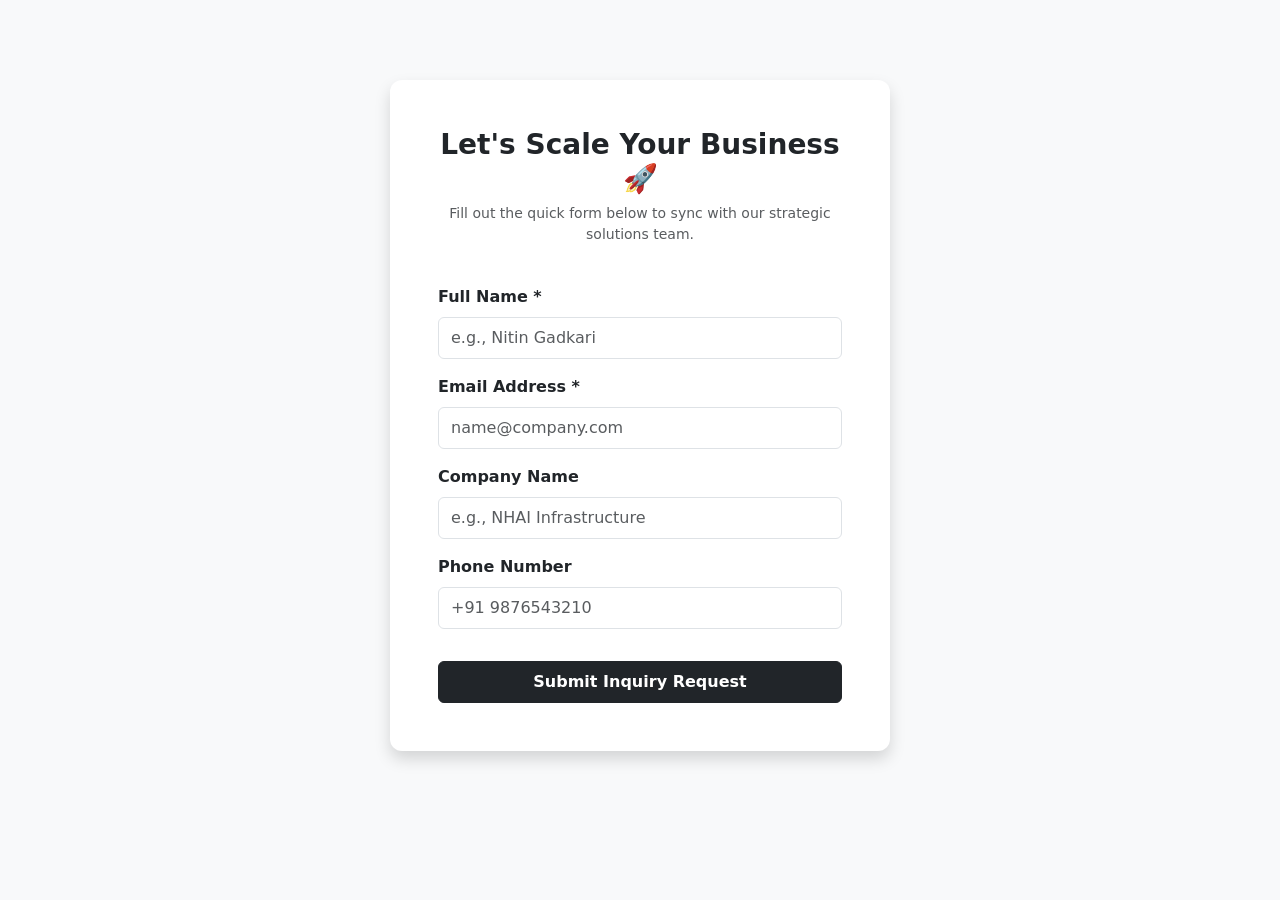
<file: templates/join.html>
<!DOCTYPE html>
<html lang="en">
<head>
    <meta charset="UTF-8">
    <meta name="viewport" content="width=device-width, initial-scale=1.0">
    <title>Request Enterprise Access | Collaboration Portal</title>
    <link href="https://cdn.jsdelivr.net/npm/bootstrap@5.3.3/dist/css/bootstrap.min.css" rel="stylesheet">
    <style>
        body { background: #f8f9fa; font-family: system-ui, -apple-system, sans-serif; }
        .form-card { max-width: 500px; margin: 80px auto; border-radius: 12px; border: none; }
    </style>
</head>
<body>

    <div class="container">
        <div class="card form-card shadow p-4 p-md-5 bg-white">
            <div class="text-center mb-4">
                <h3 class="fw-bold text-dark">Let's Scale Your Business 🚀</h3>
                <p class="text-muted small">Fill out the quick form below to sync with our strategic solutions team.</p>
            </div>
            
            <form id="publicInboundForm">
                <div class="mb-3">
                    <label class="form-label fw-semibold">Full Name *</label>
                    <input type="text" id="leadName" class="form-control py-2" placeholder="e.g., Nitin Gadkari" required>
                </div>
                <div class="mb-3">
                    <label class="form-label fw-semibold">Email Address *</label>
                    <input type="email" id="leadEmail" class="form-control py-2" placeholder="name@company.com" required>
                </div>
                <div class="mb-3">
                    <label class="form-label fw-semibold">Company Name</label>
                    <input type="text" id="leadCompany" class="form-control py-2" placeholder="e.g., NHAI Infrastructure">
                </div>
                <div class="mb-3">
                    <label class="form-label fw-semibold">Phone Number</label>
                    <input type="text" id="leadPhone" class="form-control py-2" placeholder="+91 9876543210">
                </div>
                
                <input type="hidden" id="leadSource" value="Website Landing Page">

                <button type="submit" class="btn btn-dark w-100 py-2 fw-bold mt-3">Submit Inquiry Request</button>
            </form>
            <div id="responseAlert" class="alert mt-3 d-none text-center small" role="alert"></div>
        </div>
    </div>

    <script>
        document.getElementById('publicInboundForm').addEventListener('submit', async function(e) {
            e.preventDefault();
            
            const alertBox = document.getElementById('responseAlert');
            const payload = {
                name: document.getElementById('leadName').value,
                email: document.getElementById('leadEmail').value,
                company: document.getElementById('leadCompany').value,
                phone: document.getElementById('leadPhone').value,
                source: document.getElementById('leadSource').value
            };

            try {
                const response = await fetch('/api/webhook/lead', {
                    method: 'POST',
                    headers: { 'Content-Type': 'application/json' },
                    body: JSON.stringify(payload)
                });
                
                const result = await response.json();
                alertBox.classList.remove('d-none', 'alert-success', 'alert-danger');
                
                if (result.status === 'success') {
                    alertBox.classList.add('alert-success');
                    alertBox.innerText = result.message;
                    document.getElementById('publicInboundForm').reset();
                } else {
                    alertBox.classList.add('alert-danger');
                    alertBox.innerText = "Submission Error: " + result.message;
                }
            } catch (error) {
                alertBox.classList.remove('d-none');
                alertBox.classList.add('alert-danger');
                alertBox.innerText = "Network pipeline error connecting to server.";
            }
        });
    </script>
</body>
</html>
</file>
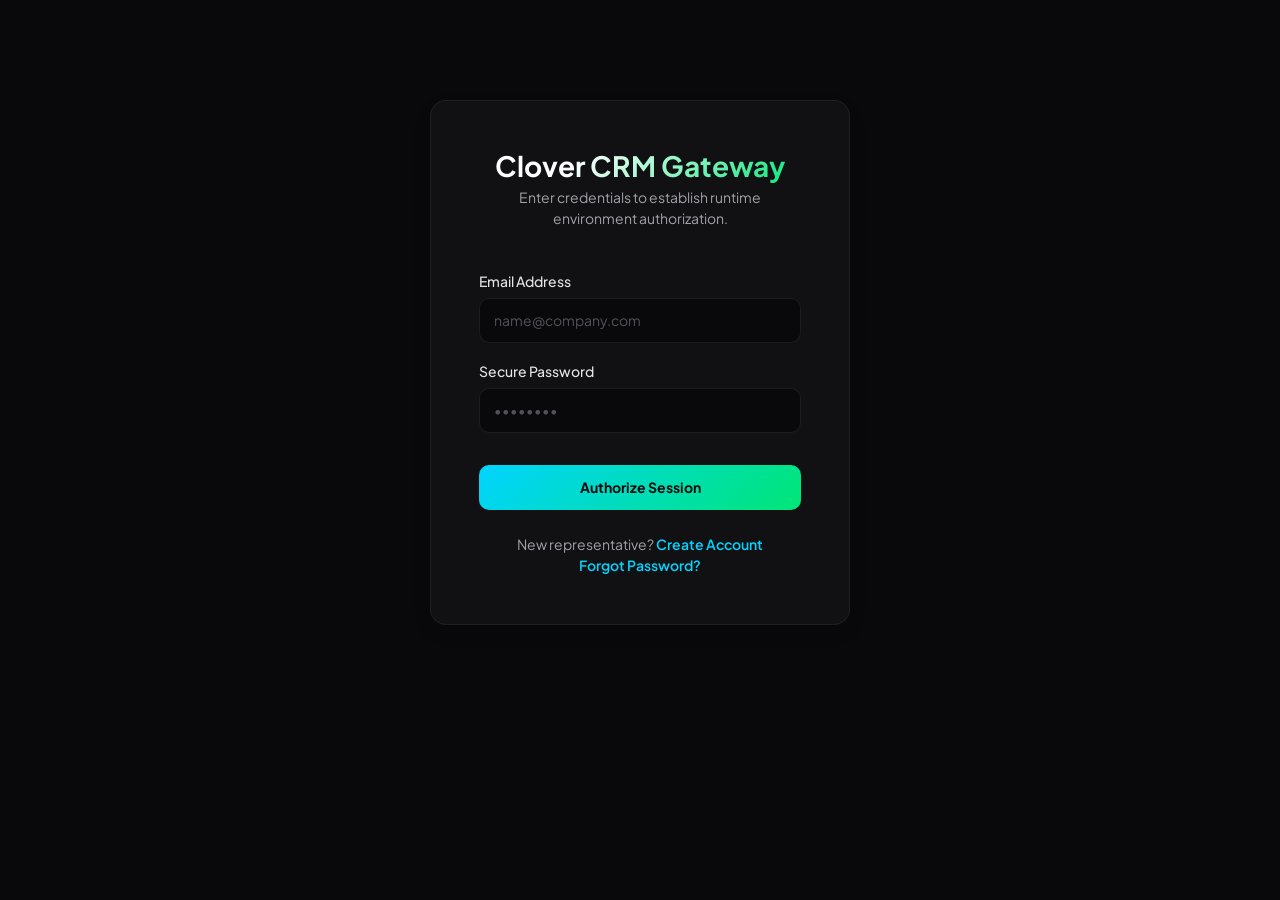
<file: templates/login.html>
<!DOCTYPE html>
<html lang="en">
<head>
    <meta charset="UTF-8">
    <meta name="viewport" content="width=device-width, initial-scale=1.0">
    <title>Clover CRM | Terminal Gateway</title>
    <link href="https://cdn.jsdelivr.net/npm/bootstrap@5.3.3/dist/css/bootstrap.min.css" rel="stylesheet">
    <style>
        @import url('https://fonts.googleapis.com/css2?family=Plus+Jakarta+Sans:wght@300;400;500;600;700&display=swap');
        
        body { 
            background: #09090B; 
            font-family: 'Plus Jakarta Sans', sans-serif; 
            color: #FFFFFF; 
            margin: 0;
            padding: 0;
        }
        .auth-card { 
            max-width: 420px; 
            margin: 100px auto; 
            background: #111113; 
            border: 1px solid rgba(255, 255, 255, 0.06); 
            border-radius: 16px; 
            box-shadow: 0 20px 40px rgba(0, 0, 0, 0.5);
            backdrop-filter: blur(16px);
        }
        .form-label {
            color: #E4E4E7 !important;
            font-weight: 500;
            margin-bottom: 6px;
        }
        .text-muted {
            color: #A1A1AA !important;
        }
        .form-control { 
            background: #09090B; 
            border: 1px solid rgba(255, 255, 255, 0.08); 
            color: #FFFFFF; 
            border-radius: 10px;
            padding: 11px 14px;
            font-size: 14px;
        }
        .form-control:focus { 
            background: #09090B; 
            border-color: #00D4FF; 
            color: #FFFFFF; 
            box-shadow: 0 0 10px rgba(0, 212, 255, 0.15); 
        }
        .form-control::placeholder {
            color: #52525B !important;
        }
        .btn-success {
            background: linear-gradient(135deg, #00D4FF 0%, #00E676 100%);
            border: none;
            color: #09090B;
            border-radius: 10px;
            padding: 12px;
            font-size: 14px;
            transition: all 0.2s;
        }
        .btn-success:hover {
            transform: translateY(-1px);
            box-shadow: 0 6px 16px rgba(0, 230, 118, 0.25);
            background: linear-gradient(135deg, #00D4FF 0%, #00E676 100%);
            color: #09090B;
        }
        .btn-success:active {
            transform: translateY(0);
        }
        .text-success-gradient {
            background: linear-gradient(135deg, #FFFFFF 30%, #00E676 100%);
            -webkit-background-clip: text;
            -webkit-text-fill-color: transparent;
            font-weight: 700;
        }
        .link-accent {
            color: #00D4FF !important;
            text-decoration: none;
            font-weight: 600;
        }
        .link-accent:hover {
            color: #00E676 !important;
            text-decoration: underline !important;
        }
    </style>
</head>
<body>
    <div class="container">
        <div class="card auth-card shadow p-4 p-md-5 text-white">
            <div class="text-center mb-4">
                <h3 class="fw-bold text-success-gradient mb-1">Clover CRM Gateway</h3>
                <p class="text-muted small">Enter credentials to establish runtime environment authorization.</p>
            </div>
            
            <form id="loginForm">
                <div class="mb-3">
                    <label class="form-label small">Email Address</label>
                    <input type="email" id="email" class="form-control" placeholder="name@company.com" required>
                </div>
                <div class="mb-3">
                    <label class="form-label small">Secure Password</label>
                    <input type="password" id="password" class="form-control" placeholder="••••••••" required>
                </div>
                <button type="submit" class="btn btn-success w-100 fw-bold mt-3">Authorize Session</button>
            </form>
            <div id="alertBox" class="alert mt-3 d-none text-center small" role="alert"></div>
            <p class="text-center small text-muted mt-4 mb-0">New representative? <a href="/signup" class="link-accent">Create Account</a></p>
            <p class="text-center small mb-0"><a href="/reset-password" class="link-accent">Forgot Password?</a></p>
        </div>
    </div>

    <script>
        document.getElementById('loginForm').addEventListener('submit', async function(e) {
            e.preventDefault();
            const alertBox = document.getElementById('alertBox');
            const payload = {
                email: document.getElementById('email').value,
                password: document.getElementById('password').value
            };

            const res = await fetch('/login', {
                method: 'POST',
                headers: { 'Content-Type': 'application/json' },
                body: JSON.stringify(payload)
            });
            const result = await res.json();
            alertBox.classList.remove('d-none', 'alert-success', 'alert-danger');
            
            if (result.status === 'success') {
                alertBox.classList.add('alert-success');
                alertBox.innerText = "Access granted! Syncing data arrays...";
                setTimeout(() => window.location.href = '/', 1000);
            } else {
                alertBox.classList.add('alert-danger');
                alertBox.innerText = result.message;
            }
        });
    </script>
</body>
</html>
</file>
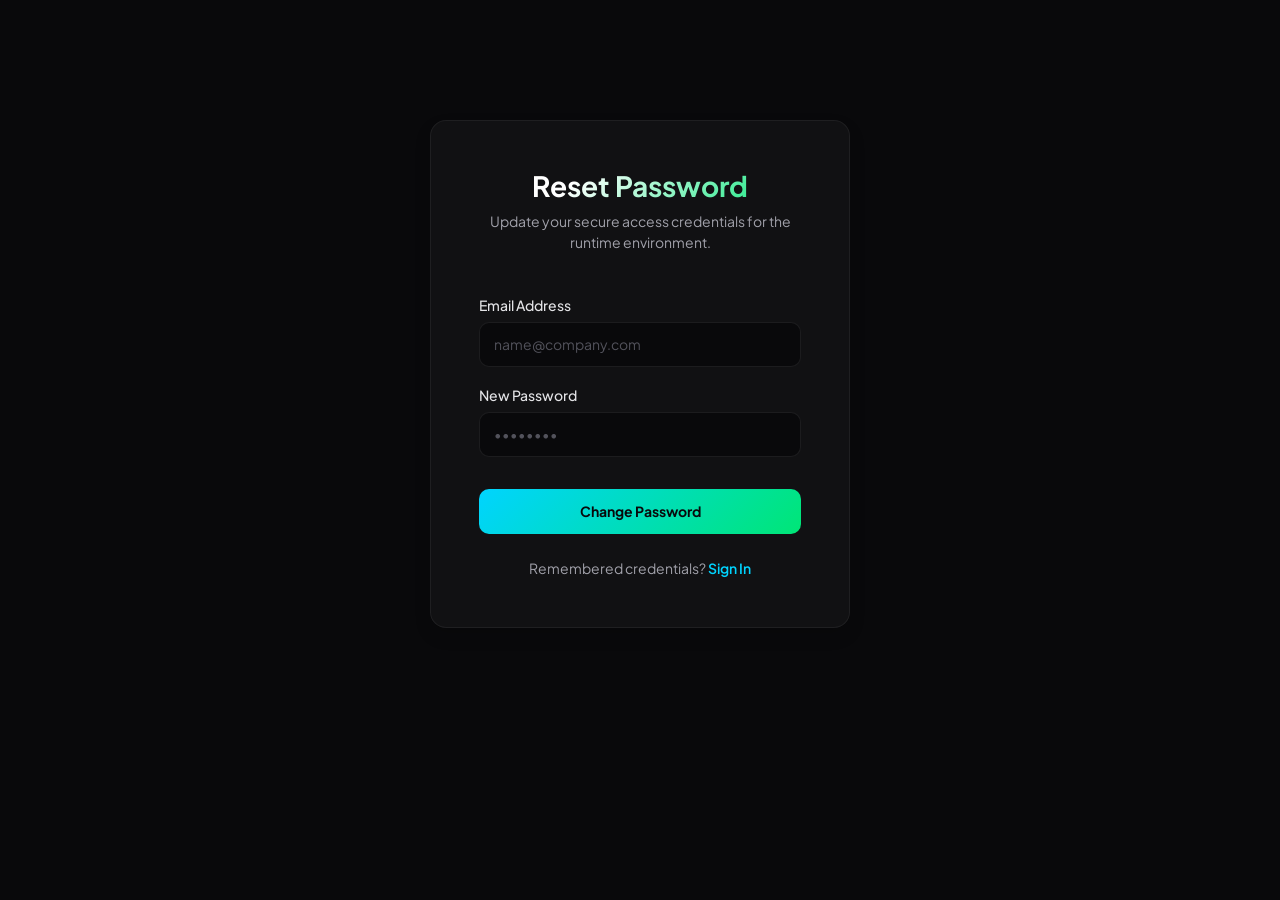
<file: templates/reset_password.html>
<!DOCTYPE html>
<html lang="en">
<head>
    <meta charset="UTF-8">
    <meta name="viewport" content="width=device-width, initial-scale=1.0">
    <title>Clover CRM | Reset Password</title>
    <link href="https://cdn.jsdelivr.net/npm/bootstrap@5.3.3/dist/css/bootstrap.min.css" rel="stylesheet">
    <style>
        @import url('https://fonts.googleapis.com/css2?family=Plus+Jakarta+Sans:wght@300;400;500;600;700&display=swap');
        
        body { 
            background: #09090B; 
            font-family: 'Plus Jakarta Sans', sans-serif; 
            color: #FFFFFF; 
            margin: 0;
            padding: 0;
        }
        .auth-card { 
            max-width: 420px; 
            margin: 120px auto; 
            background: #111113; 
            border: 1px solid rgba(255, 255, 255, 0.06); 
            border-radius: 16px; 
            box-shadow: 0 20px 40px rgba(0, 0, 0, 0.5);
            backdrop-filter: blur(16px);
        }
        .form-label {
            color: #E4E4E7 !important;
            font-weight: 500;
            margin-bottom: 6px;
        }
        .text-muted {
            color: #A1A1AA !important;
        }
        .form-control { 
            background: #09090B; 
            border: 1px solid rgba(255, 255, 255, 0.08); 
            color: #FFFFFF; 
            border-radius: 10px;
            padding: 11px 14px;
            font-size: 14px;
        }
        .form-control:focus { 
            background: #09090B; 
            border-color: #00D4FF; 
            color: #FFFFFF; 
            box-shadow: 0 0 10px rgba(0, 212, 255, 0.15); 
        }
        .form-control::placeholder {
            color: #52525B !important;
        }
        .btn-success {
            background: linear-gradient(135deg, #00D4FF 0%, #00E676 100%);
            border: none;
            color: #09090B;
            border-radius: 10px;
            padding: 12px;
            font-size: 14px;
            transition: all 0.2s;
        }
        .btn-success:hover {
            transform: translateY(-1px);
            box-shadow: 0 6px 16px rgba(0, 230, 118, 0.25);
            background: linear-gradient(135deg, #00D4FF 0%, #00E676 100%);
            color: #09090B;
        }
        .btn-success:active {
            transform: translateY(0);
        }
        .text-success-gradient {
            background: linear-gradient(135deg, #FFFFFF 30%, #00E676 100%);
            -webkit-background-clip: text;
            -webkit-text-fill-color: transparent;
            font-weight: 700;
        }
        .link-accent {
            color: #00D4FF !important;
            text-decoration: none;
            font-weight: 600;
        }
        .link-accent:hover {
            color: #00E676 !important;
            text-decoration: underline !important;
        }
    </style>
</head>
<body>
    <div class="container">
        <div class="card auth-card shadow p-4 p-md-5 text-white">
            <div class="text-center mb-4">
                <h3 class="fw-bold text-success-gradient mb-2">Reset Password</h3>
                <p class="text-muted small">Update your secure access credentials for the runtime environment.</p>
            </div>
            
            <form id="resetForm">
                <div class="mb-3">
                    <label class="form-label small">Email Address</label>
                    <input type="email" id="email" class="form-control" placeholder="name@company.com" required>
                </div>
                <div class="mb-3">
                    <label class="form-label small">New Password</label>
                    <input type="password" id="password" class="form-control" placeholder="••••••••" required>
                </div>
                <button type="submit" class="btn btn-success w-100 fw-bold mt-3">Change Password</button>
            </form>
            <div id="alertBox" class="alert mt-3 d-none text-center small" role="alert"></div>
            <p class="text-center small text-muted mt-4 mb-0">Remembered credentials? <a href="/login" class="link-accent">Sign In</a></p>
        </div>
    </div>

    <script>
        document.getElementById('resetForm').addEventListener('submit', async function(e) {
            e.preventDefault();
            const alertBox = document.getElementById('alertBox');
            const payload = {
                email: document.getElementById('email').value,
                password: document.getElementById('password').value
            };

            const res = await fetch('/reset-password', {
                method: 'POST',
                headers: { 'Content-Type': 'application/json' },
                body: JSON.stringify(payload)
            });
            const result = await res.json();
            alertBox.classList.remove('d-none', 'alert-success', 'alert-danger');
            
            if (result.status === 'success') {
                alertBox.classList.add('alert-success');
                alertBox.innerText = result.message;
                setTimeout(() => window.location.href = '/login', 1500);
            } else {
                alertBox.classList.add('alert-danger');
                alertBox.innerText = result.message;
            }
        });
    </script>
</body>
</html>
</file>
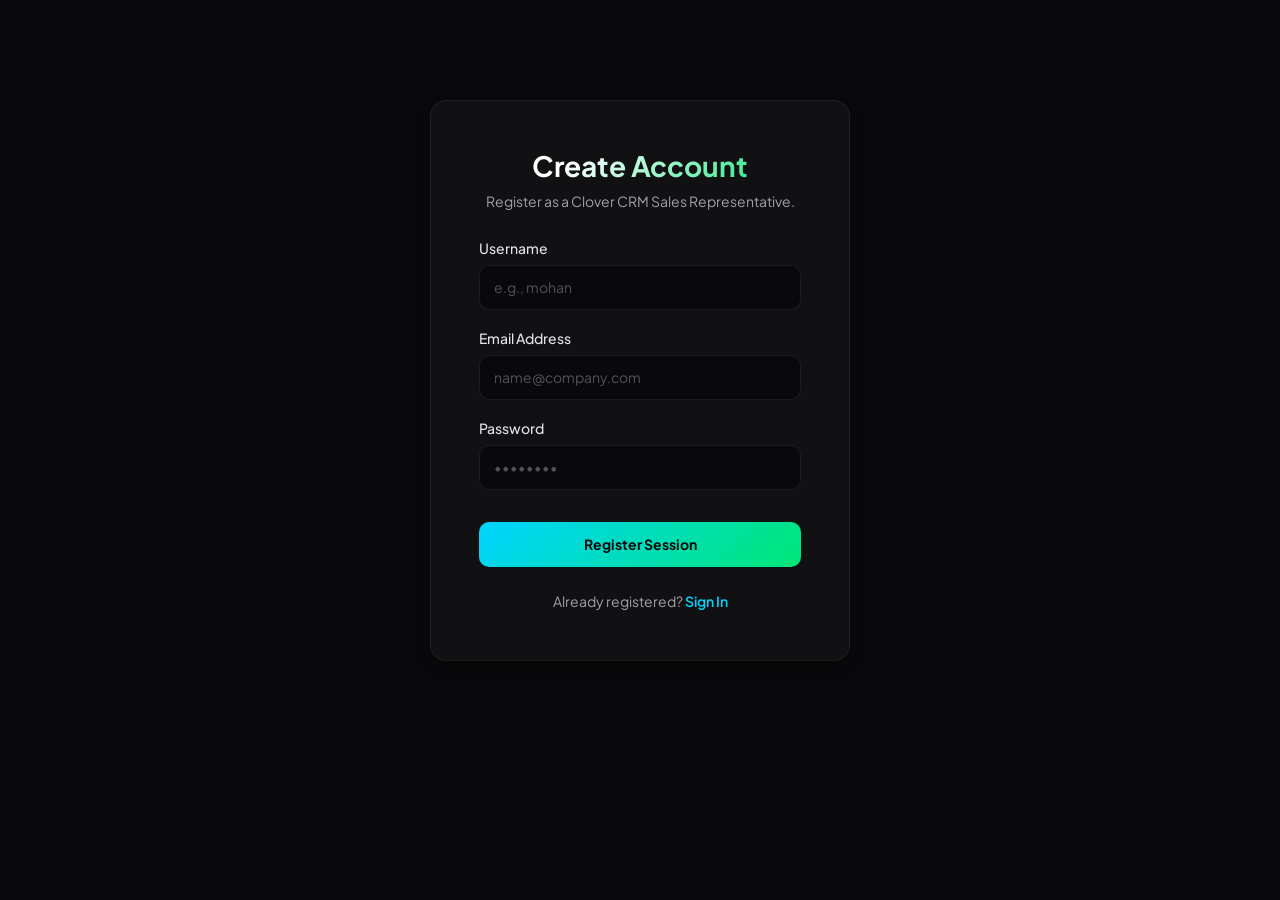
<file: templates/signup.html>
<!DOCTYPE html>
<html lang="en">
<head>
    <meta charset="UTF-8">
    <meta name="viewport" content="width=device-width, initial-scale=1.0">
    <title>Clover CRM | Register Representative</title>
    <link href="https://cdn.jsdelivr.net/npm/bootstrap@5.3.3/dist/css/bootstrap.min.css" rel="stylesheet">
    <style>
        @import url('https://fonts.googleapis.com/css2?family=Plus+Jakarta+Sans:wght@300;400;500;600;700&display=swap');
        
        body { 
            background: #09090B; 
            font-family: 'Plus Jakarta Sans', sans-serif; 
            color: #FFFFFF; 
            margin: 0;
            padding: 0;
        }
        .auth-card { 
            max-width: 420px; 
            margin: 100px auto; 
            background: #111113; 
            border: 1px solid rgba(255, 255, 255, 0.06); 
            border-radius: 16px; 
            box-shadow: 0 20px 40px rgba(0, 0, 0, 0.5);
            backdrop-filter: blur(16px);
        }
        .form-label {
            color: #E4E4E7 !important;
            font-weight: 500;
            margin-bottom: 6px;
        }
        .text-muted {
            color: #A1A1AA !important;
        }
        .form-control { 
            background: #09090B; 
            border: 1px solid rgba(255, 255, 255, 0.08); 
            color: #FFFFFF; 
            border-radius: 10px;
            padding: 11px 14px;
            font-size: 14px;
        }
        .form-control:focus { 
            background: #09090B; 
            border-color: #00D4FF; 
            color: #FFFFFF; 
            box-shadow: 0 0 10px rgba(0, 212, 255, 0.15); 
        }
        .form-control::placeholder {
            color: #52525B !important;
        }
        .btn-success {
            background: linear-gradient(135deg, #00D4FF 0%, #00E676 100%);
            border: none;
            color: #09090B;
            border-radius: 10px;
            padding: 12px;
            font-size: 14px;
            transition: all 0.2s;
        }
        .btn-success:hover {
            transform: translateY(-1px);
            box-shadow: 0 6px 16px rgba(0, 230, 118, 0.25);
            background: linear-gradient(135deg, #00D4FF 0%, #00E676 100%);
            color: #09090B;
        }
        .btn-success:active {
            transform: translateY(0);
        }
        .text-success-gradient {
            background: linear-gradient(135deg, #FFFFFF 30%, #00E676 100%);
            -webkit-background-clip: text;
            -webkit-text-fill-color: transparent;
            font-weight: 700;
        }
        .link-accent {
            color: #00D4FF !important;
            text-decoration: none;
            font-weight: 600;
        }
        .link-accent:hover {
            color: #00E676 !important;
            text-decoration: underline !important;
        }
    </style>
</head>
<body>
    <div class="container">
        <div class="card auth-card shadow p-4 p-md-5 text-white">
            <h3 class="fw-bold text-center text-success-gradient mb-2">Create Account</h3>
            <p class="text-muted small text-center mb-4">Register as a Clover CRM Sales Representative.</p>
            
            <form id="signupForm">
                <div class="mb-3">
                    <label class="form-label small">Username</label>
                    <input type="text" id="username" class="form-control" placeholder="e.g., mohan" required>
                </div>
                <div class="mb-3">
                    <label class="form-label small">Email Address</label>
                    <input type="email" id="email" class="form-control" placeholder="name@company.com" required>
                </div>
                <div class="mb-3">
                    <label class="form-label small">Password</label>
                    <input type="password" id="password" class="form-control" placeholder="••••••••" required>
                </div>
                <button type="submit" class="btn btn-success w-100 fw-bold mt-3">Register Session</button>
            </form>
            <div id="alertBox" class="alert mt-3 d-none text-center small" role="alert"></div>
            <p class="text-center small text-muted mt-4 mb-0">Already registered? <a href="/login" class="link-accent">Sign In</a></p>
        </div>
    </div>

    <script>
        document.getElementById('signupForm').addEventListener('submit', async function(e) {
            e.preventDefault();
            const alertBox = document.getElementById('alertBox');
            const payload = {
                username: document.getElementById('username').value,
                email: document.getElementById('email').value,
                password: document.getElementById('password').value
            };

            const res = await fetch('/signup', {
                method: 'POST',
                headers: { 'Content-Type': 'application/json' },
                body: JSON.stringify(payload)
            });
            const result = await res.json();
            alertBox.classList.remove('d-none', 'alert-success', 'alert-danger');
            
            if (result.status === 'success') {
                alertBox.classList.add('alert-success');
                alertBox.innerText = result.message;
                setTimeout(() => window.location.href = '/login', 1500);
            } else {
                alertBox.classList.add('alert-danger');
                alertBox.innerText = result.message;
            }
        });
    </script>
</body>
</html>
</file>
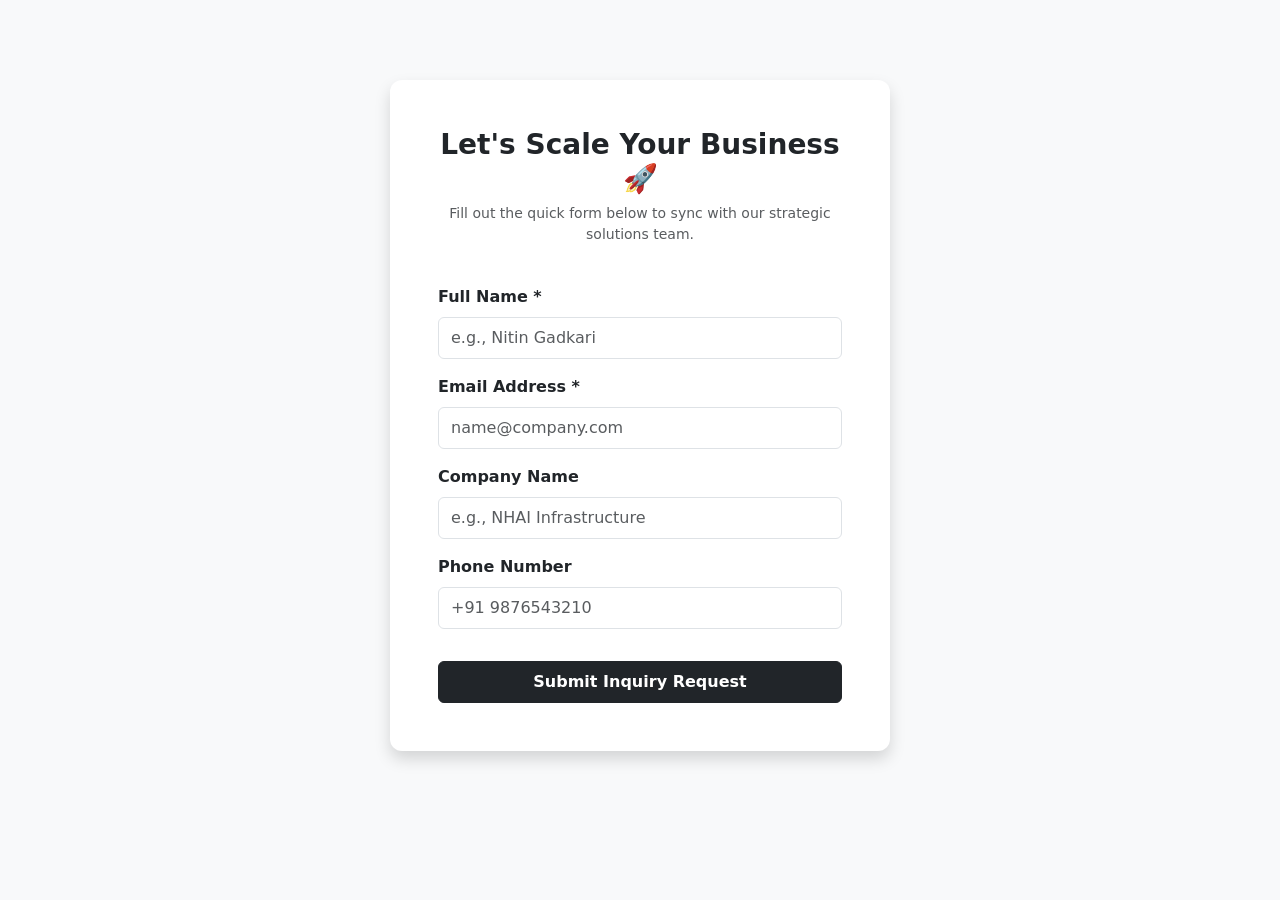
<file: frontend/templates/join.html>
<!DOCTYPE html>
<html lang="en">
<head>
    <script>const API_BASE_URL = window.location.hostname === 'localhost' || window.location.hostname === '127.0.0.1' ? window.location.protocol + "//" + window.location.hostname + ":5000" : "";</script>
    <meta charset="UTF-8">
    <meta name="viewport" content="width=device-width, initial-scale=1.0">
    <title>Request Enterprise Access | Collaboration Portal</title>
    <link href="https://cdn.jsdelivr.net/npm/bootstrap@5.3.3/dist/css/bootstrap.min.css" rel="stylesheet">
    <style>
        body { background: #f8f9fa; font-family: system-ui, -apple-system, sans-serif; }
        .form-card { max-width: 500px; margin: 80px auto; border-radius: 12px; border: none; }
    </style>
</head>
<body>

    <div class="container">
        <div class="card form-card shadow p-4 p-md-5 bg-white">
            <div class="text-center mb-4">
                <h3 class="fw-bold text-dark">Let's Scale Your Business 🚀</h3>
                <p class="text-muted small">Fill out the quick form below to sync with our strategic solutions team.</p>
            </div>
            
            <form id="publicInboundForm">
                <div class="mb-3">
                    <label class="form-label fw-semibold">Full Name *</label>
                    <input type="text" id="leadName" class="form-control py-2" placeholder="e.g., Nitin Gadkari" required>
                </div>
                <div class="mb-3">
                    <label class="form-label fw-semibold">Email Address *</label>
                    <input type="email" id="leadEmail" class="form-control py-2" placeholder="name@company.com" required>
                </div>
                <div class="mb-3">
                    <label class="form-label fw-semibold">Company Name</label>
                    <input type="text" id="leadCompany" class="form-control py-2" placeholder="e.g., NHAI Infrastructure">
                </div>
                <div class="mb-3">
                    <label class="form-label fw-semibold">Phone Number</label>
                    <input type="text" id="leadPhone" class="form-control py-2" placeholder="+91 9876543210">
                </div>
                
                <input type="hidden" id="leadSource" value="Website Landing Page">

                <button type="submit" class="btn btn-dark w-100 py-2 fw-bold mt-3">Submit Inquiry Request</button>
            </form>
            <div id="responseAlert" class="alert mt-3 d-none text-center small" role="alert"></div>
        </div>
    </div>

    <script>
        document.getElementById('publicInboundForm').addEventListener('submit', async function(e) {
            e.preventDefault();
            
            const alertBox = document.getElementById('responseAlert');
            const payload = {
                name: document.getElementById('leadName').value,
                email: document.getElementById('leadEmail').value,
                company: document.getElementById('leadCompany').value,
                phone: document.getElementById('leadPhone').value,
                source: document.getElementById('leadSource').value
            };

            try {
                const response = await fetch(API_BASE_URL + '/api/webhook/lead', {
                credentials: 'include',
                    method: 'POST',
                    headers: { 'Content-Type': 'application/json' },
                    body: JSON.stringify(payload, {credentials: 'include'})
                });
                
                const result = await response.json();
                alertBox.classList.remove('d-none', 'alert-success', 'alert-danger');
                
                if (result.status === 'success') {
                    alertBox.classList.add('alert-success');
                    alertBox.innerText = result.message;
                    document.getElementById('publicInboundForm').reset();
                } else {
                    alertBox.classList.add('alert-danger');
                    alertBox.innerText = "Submission Error: " + result.message;
                }
            } catch (error) {
                alertBox.classList.remove('d-none');
                alertBox.classList.add('alert-danger');
                alertBox.innerText = "Network pipeline error connecting to server.";
            }
        });
    </script>
</body>
</html>
</file>
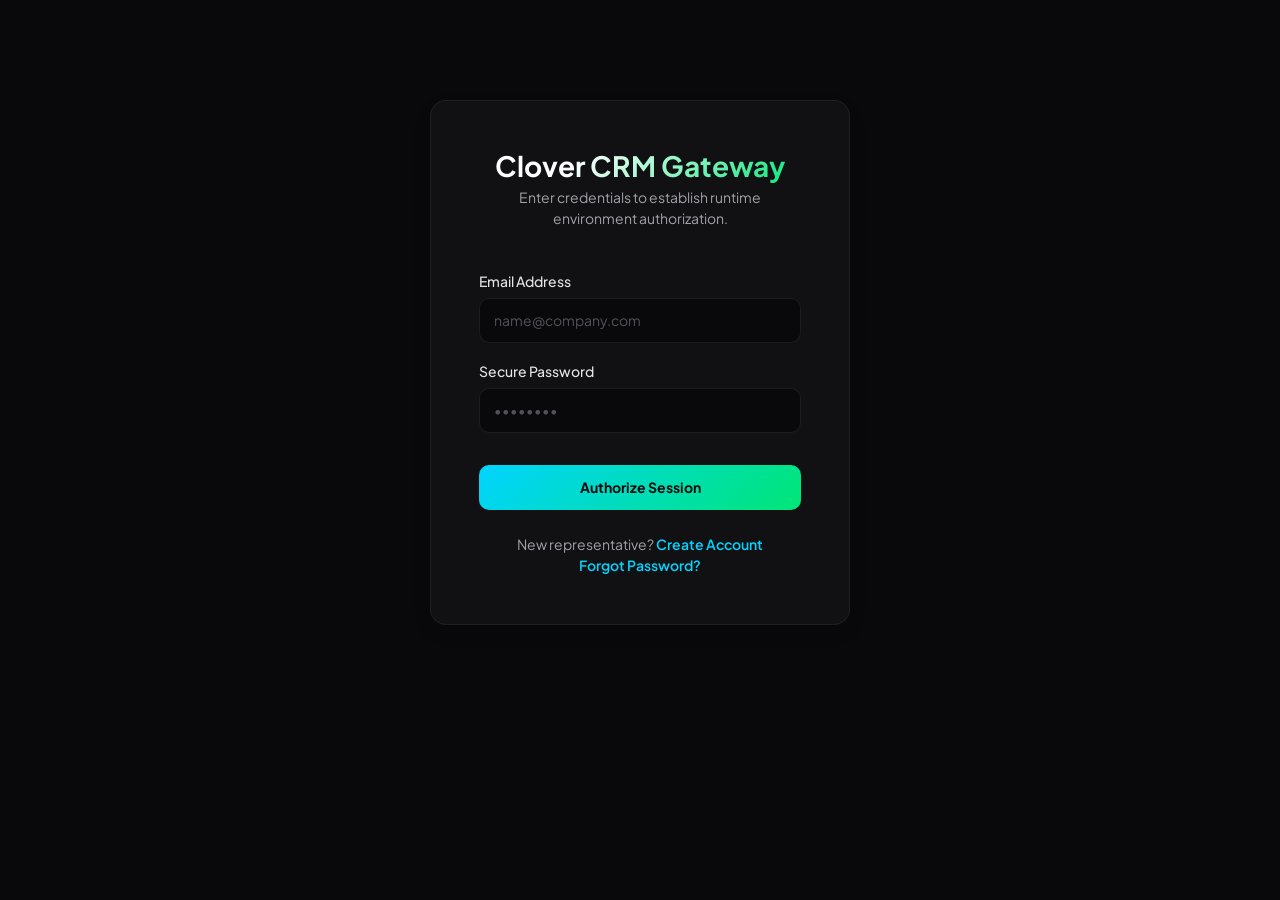
<file: frontend/templates/login.html>
<!DOCTYPE html>
<html lang="en">
<head>
    <script>const API_BASE_URL = window.location.hostname === 'localhost' || window.location.hostname === '127.0.0.1' ? window.location.protocol + "//" + window.location.hostname + ":5000" : "";</script>
    <meta charset="UTF-8">
    <meta name="viewport" content="width=device-width, initial-scale=1.0">
    <title>Clover CRM | Terminal Gateway</title>
    <link href="https://cdn.jsdelivr.net/npm/bootstrap@5.3.3/dist/css/bootstrap.min.css" rel="stylesheet">
    <style>
        @import url('https://fonts.googleapis.com/css2?family=Plus+Jakarta+Sans:wght@300;400;500;600;700&display=swap');
        
        body { 
            background: #09090B; 
            font-family: 'Plus Jakarta Sans', sans-serif; 
            color: #FFFFFF; 
            margin: 0;
            padding: 0;
        }
        .auth-card { 
            max-width: 420px; 
            margin: 100px auto; 
            background: #111113; 
            border: 1px solid rgba(255, 255, 255, 0.06); 
            border-radius: 16px; 
            box-shadow: 0 20px 40px rgba(0, 0, 0, 0.5);
            backdrop-filter: blur(16px);
        }
        .form-label {
            color: #E4E4E7 !important;
            font-weight: 500;
            margin-bottom: 6px;
        }
        .text-muted {
            color: #A1A1AA !important;
        }
        .form-control { 
            background: #09090B; 
            border: 1px solid rgba(255, 255, 255, 0.08); 
            color: #FFFFFF; 
            border-radius: 10px;
            padding: 11px 14px;
            font-size: 14px;
        }
        .form-control:focus { 
            background: #09090B; 
            border-color: #00D4FF; 
            color: #FFFFFF; 
            box-shadow: 0 0 10px rgba(0, 212, 255, 0.15); 
        }
        .form-control::placeholder {
            color: #52525B !important;
        }
        .btn-success {
            background: linear-gradient(135deg, #00D4FF 0%, #00E676 100%);
            border: none;
            color: #09090B;
            border-radius: 10px;
            padding: 12px;
            font-size: 14px;
            transition: all 0.2s;
        }
        .btn-success:hover {
            transform: translateY(-1px);
            box-shadow: 0 6px 16px rgba(0, 230, 118, 0.25);
            background: linear-gradient(135deg, #00D4FF 0%, #00E676 100%);
            color: #09090B;
        }
        .btn-success:active {
            transform: translateY(0);
        }
        .text-success-gradient {
            background: linear-gradient(135deg, #FFFFFF 30%, #00E676 100%);
            -webkit-background-clip: text;
            -webkit-text-fill-color: transparent;
            font-weight: 700;
        }
        .link-accent {
            color: #00D4FF !important;
            text-decoration: none;
            font-weight: 600;
        }
        .link-accent:hover {
            color: #00E676 !important;
            text-decoration: underline !important;
        }
    </style>
</head>
<body>
    <div class="container">
        <div class="card auth-card shadow p-4 p-md-5 text-white">
            <div class="text-center mb-4">
                <h3 class="fw-bold text-success-gradient mb-1">Clover CRM Gateway</h3>
                <p class="text-muted small">Enter credentials to establish runtime environment authorization.</p>
            </div>
            
            <form id="loginForm">
                <div class="mb-3">
                    <label class="form-label small">Email Address</label>
                    <input type="email" id="email" class="form-control" placeholder="name@company.com" required>
                </div>
                <div class="mb-3">
                    <label class="form-label small">Secure Password</label>
                    <input type="password" id="password" class="form-control" placeholder="••••••••" required>
                </div>
                <button type="submit" class="btn btn-success w-100 fw-bold mt-3">Authorize Session</button>
            </form>
            <div id="alertBox" class="alert mt-3 d-none text-center small" role="alert"></div>
            <p class="text-center small text-muted mt-4 mb-0">New representative? <a href="/signup" class="link-accent">Create Account</a></p>
            <p class="text-center small mb-0"><a href="/reset-password" class="link-accent">Forgot Password?</a></p>
        </div>
    </div>

    <script>
        document.getElementById('loginForm').addEventListener('submit', async function(e) {
            e.preventDefault();
            const alertBox = document.getElementById('alertBox');
            const payload = {
                email: document.getElementById('email').value,
                password: document.getElementById('password').value
            };

            const res = await fetch(API_BASE_URL + '/api/login', {
                credentials: 'include',
                method: 'POST',
                headers: { 'Content-Type': 'application/json' },
                body: JSON.stringify(payload, {credentials: 'include'})
            });
            const result = await res.json();
            alertBox.classList.remove('d-none', 'alert-success', 'alert-danger');
            
            if (result.status === 'success') {
                alertBox.classList.add('alert-success');
                alertBox.innerText = "Access granted! Syncing data arrays...";
                setTimeout(() => window.location.href = '/', 1000);
            } else {
                alertBox.classList.add('alert-danger');
                alertBox.innerText = result.message;
            }
        });
    </script>
</body>
</html>
</file>
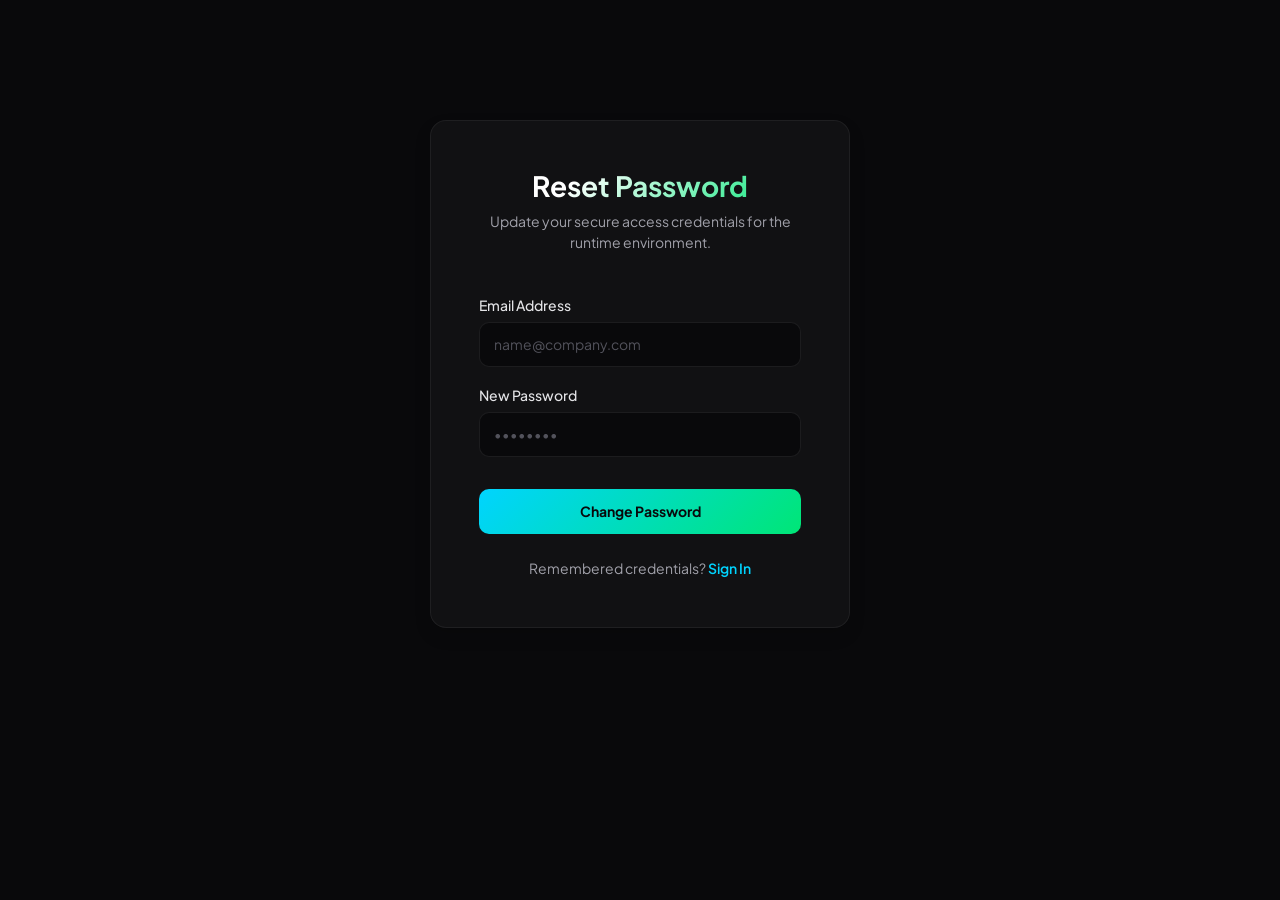
<file: frontend/templates/reset_password.html>
<!DOCTYPE html>
<html lang="en">
<head>
    <script>const API_BASE_URL = window.location.hostname === 'localhost' || window.location.hostname === '127.0.0.1' ? window.location.protocol + "//" + window.location.hostname + ":5000" : "";</script>
    <meta charset="UTF-8">
    <meta name="viewport" content="width=device-width, initial-scale=1.0">
    <title>Clover CRM | Reset Password</title>
    <link href="https://cdn.jsdelivr.net/npm/bootstrap@5.3.3/dist/css/bootstrap.min.css" rel="stylesheet">
    <style>
        @import url('https://fonts.googleapis.com/css2?family=Plus+Jakarta+Sans:wght@300;400;500;600;700&display=swap');
        
        body { 
            background: #09090B; 
            font-family: 'Plus Jakarta Sans', sans-serif; 
            color: #FFFFFF; 
            margin: 0;
            padding: 0;
        }
        .auth-card { 
            max-width: 420px; 
            margin: 120px auto; 
            background: #111113; 
            border: 1px solid rgba(255, 255, 255, 0.06); 
            border-radius: 16px; 
            box-shadow: 0 20px 40px rgba(0, 0, 0, 0.5);
            backdrop-filter: blur(16px);
        }
        .form-label {
            color: #E4E4E7 !important;
            font-weight: 500;
            margin-bottom: 6px;
        }
        .text-muted {
            color: #A1A1AA !important;
        }
        .form-control { 
            background: #09090B; 
            border: 1px solid rgba(255, 255, 255, 0.08); 
            color: #FFFFFF; 
            border-radius: 10px;
            padding: 11px 14px;
            font-size: 14px;
        }
        .form-control:focus { 
            background: #09090B; 
            border-color: #00D4FF; 
            color: #FFFFFF; 
            box-shadow: 0 0 10px rgba(0, 212, 255, 0.15); 
        }
        .form-control::placeholder {
            color: #52525B !important;
        }
        .btn-success {
            background: linear-gradient(135deg, #00D4FF 0%, #00E676 100%);
            border: none;
            color: #09090B;
            border-radius: 10px;
            padding: 12px;
            font-size: 14px;
            transition: all 0.2s;
        }
        .btn-success:hover {
            transform: translateY(-1px);
            box-shadow: 0 6px 16px rgba(0, 230, 118, 0.25);
            background: linear-gradient(135deg, #00D4FF 0%, #00E676 100%);
            color: #09090B;
        }
        .btn-success:active {
            transform: translateY(0);
        }
        .text-success-gradient {
            background: linear-gradient(135deg, #FFFFFF 30%, #00E676 100%);
            -webkit-background-clip: text;
            -webkit-text-fill-color: transparent;
            font-weight: 700;
        }
        .link-accent {
            color: #00D4FF !important;
            text-decoration: none;
            font-weight: 600;
        }
        .link-accent:hover {
            color: #00E676 !important;
            text-decoration: underline !important;
        }
    </style>
</head>
<body>
    <div class="container">
        <div class="card auth-card shadow p-4 p-md-5 text-white">
            <div class="text-center mb-4">
                <h3 class="fw-bold text-success-gradient mb-2">Reset Password</h3>
                <p class="text-muted small">Update your secure access credentials for the runtime environment.</p>
            </div>
            
            <form id="resetForm">
                <div class="mb-3">
                    <label class="form-label small">Email Address</label>
                    <input type="email" id="email" class="form-control" placeholder="name@company.com" required>
                </div>
                <div class="mb-3">
                    <label class="form-label small">New Password</label>
                    <input type="password" id="password" class="form-control" placeholder="••••••••" required>
                </div>
                <button type="submit" class="btn btn-success w-100 fw-bold mt-3">Change Password</button>
            </form>
            <div id="alertBox" class="alert mt-3 d-none text-center small" role="alert"></div>
            <p class="text-center small text-muted mt-4 mb-0">Remembered credentials? <a href="/login" class="link-accent">Sign In</a></p>
        </div>
    </div>

    <script>
        document.getElementById('resetForm').addEventListener('submit', async function(e) {
            e.preventDefault();
            const alertBox = document.getElementById('alertBox');
            const payload = {
                email: document.getElementById('email').value,
                password: document.getElementById('password').value
            };

            const res = await fetch(API_BASE_URL + '/api/reset-password', {
                credentials: 'include',
                method: 'POST',
                headers: { 'Content-Type': 'application/json' },
                body: JSON.stringify(payload, {credentials: 'include'})
            });
            const result = await res.json();
            alertBox.classList.remove('d-none', 'alert-success', 'alert-danger');
            
            if (result.status === 'success') {
                alertBox.classList.add('alert-success');
                alertBox.innerText = result.message;
                setTimeout(() => window.location.href = '/login', 1500);
            } else {
                alertBox.classList.add('alert-danger');
                alertBox.innerText = result.message;
            }
        });
    </script>
</body>
</html>
</file>
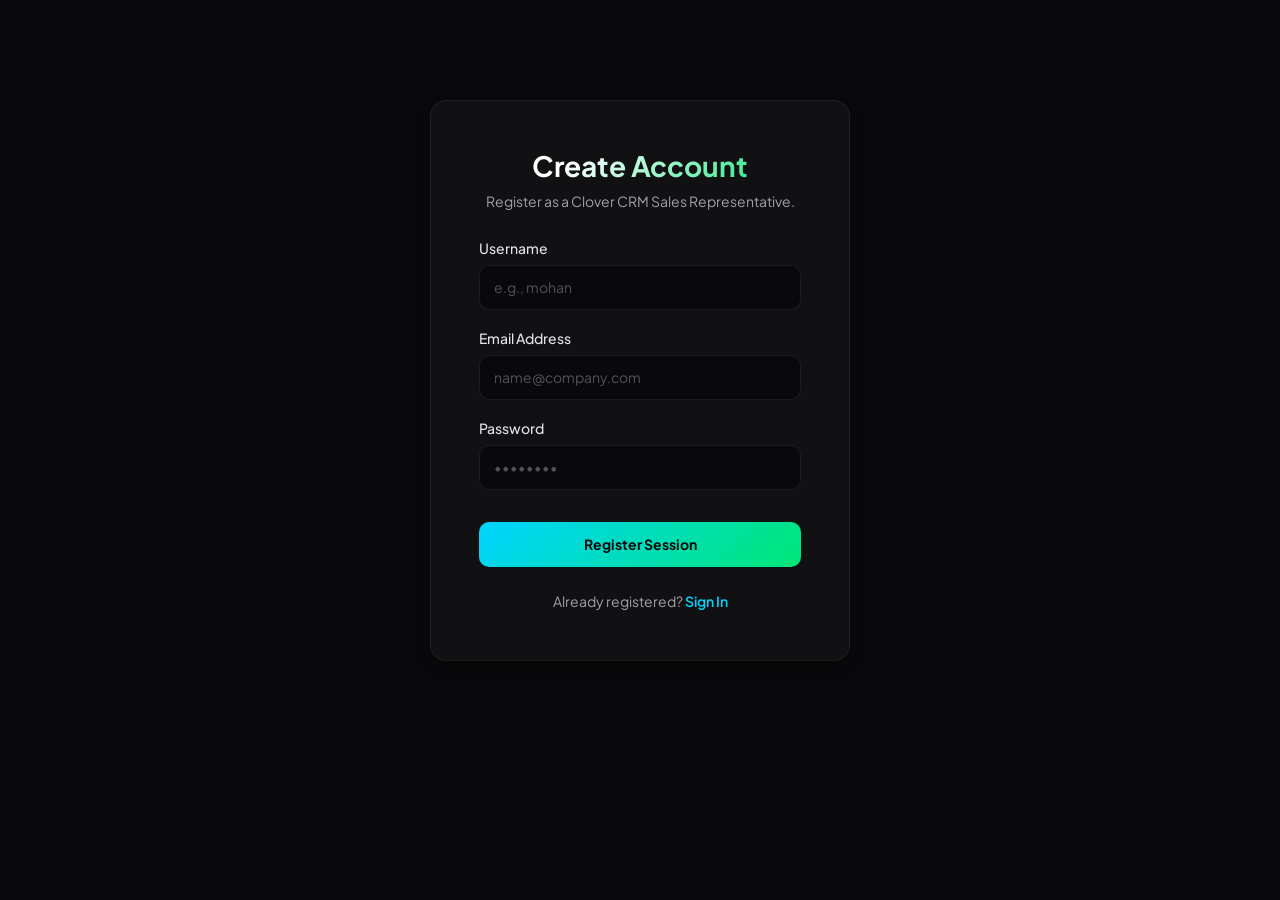
<file: frontend/templates/signup.html>
<!DOCTYPE html>
<html lang="en">
<head>
    <script>const API_BASE_URL = window.location.hostname === 'localhost' || window.location.hostname === '127.0.0.1' ? window.location.protocol + "//" + window.location.hostname + ":5000" : "";</script>
    <meta charset="UTF-8">
    <meta name="viewport" content="width=device-width, initial-scale=1.0">
    <title>Clover CRM | Register Representative</title>
    <link href="https://cdn.jsdelivr.net/npm/bootstrap@5.3.3/dist/css/bootstrap.min.css" rel="stylesheet">
    <style>
        @import url('https://fonts.googleapis.com/css2?family=Plus+Jakarta+Sans:wght@300;400;500;600;700&display=swap');
        
        body { 
            background: #09090B; 
            font-family: 'Plus Jakarta Sans', sans-serif; 
            color: #FFFFFF; 
            margin: 0;
            padding: 0;
        }
        .auth-card { 
            max-width: 420px; 
            margin: 100px auto; 
            background: #111113; 
            border: 1px solid rgba(255, 255, 255, 0.06); 
            border-radius: 16px; 
            box-shadow: 0 20px 40px rgba(0, 0, 0, 0.5);
            backdrop-filter: blur(16px);
        }
        .form-label {
            color: #E4E4E7 !important;
            font-weight: 500;
            margin-bottom: 6px;
        }
        .text-muted {
            color: #A1A1AA !important;
        }
        .form-control { 
            background: #09090B; 
            border: 1px solid rgba(255, 255, 255, 0.08); 
            color: #FFFFFF; 
            border-radius: 10px;
            padding: 11px 14px;
            font-size: 14px;
        }
        .form-control:focus { 
            background: #09090B; 
            border-color: #00D4FF; 
            color: #FFFFFF; 
            box-shadow: 0 0 10px rgba(0, 212, 255, 0.15); 
        }
        .form-control::placeholder {
            color: #52525B !important;
        }
        .btn-success {
            background: linear-gradient(135deg, #00D4FF 0%, #00E676 100%);
            border: none;
            color: #09090B;
            border-radius: 10px;
            padding: 12px;
            font-size: 14px;
            transition: all 0.2s;
        }
        .btn-success:hover {
            transform: translateY(-1px);
            box-shadow: 0 6px 16px rgba(0, 230, 118, 0.25);
            background: linear-gradient(135deg, #00D4FF 0%, #00E676 100%);
            color: #09090B;
        }
        .btn-success:active {
            transform: translateY(0);
        }
        .text-success-gradient {
            background: linear-gradient(135deg, #FFFFFF 30%, #00E676 100%);
            -webkit-background-clip: text;
            -webkit-text-fill-color: transparent;
            font-weight: 700;
        }
        .link-accent {
            color: #00D4FF !important;
            text-decoration: none;
            font-weight: 600;
        }
        .link-accent:hover {
            color: #00E676 !important;
            text-decoration: underline !important;
        }
    </style>
</head>
<body>
    <div class="container">
        <div class="card auth-card shadow p-4 p-md-5 text-white">
            <h3 class="fw-bold text-center text-success-gradient mb-2">Create Account</h3>
            <p class="text-muted small text-center mb-4">Register as a Clover CRM Sales Representative.</p>
            
            <form id="signupForm">
                <div class="mb-3">
                    <label class="form-label small">Username</label>
                    <input type="text" id="username" class="form-control" placeholder="e.g., mohan" required>
                </div>
                <div class="mb-3">
                    <label class="form-label small">Email Address</label>
                    <input type="email" id="email" class="form-control" placeholder="name@company.com" required>
                </div>
                <div class="mb-3">
                    <label class="form-label small">Password</label>
                    <input type="password" id="password" class="form-control" placeholder="••••••••" required>
                </div>
                <button type="submit" class="btn btn-success w-100 fw-bold mt-3">Register Session</button>
            </form>
            <div id="alertBox" class="alert mt-3 d-none text-center small" role="alert"></div>
            <p class="text-center small text-muted mt-4 mb-0">Already registered? <a href="/login" class="link-accent">Sign In</a></p>
        </div>
    </div>

    <script>
        document.getElementById('signupForm').addEventListener('submit', async function(e) {
            e.preventDefault();
            const alertBox = document.getElementById('alertBox');
            const payload = {
                username: document.getElementById('username').value,
                email: document.getElementById('email').value,
                password: document.getElementById('password').value
            };

            const res = await fetch(API_BASE_URL + '/api/signup', {
                credentials: 'include',
                method: 'POST',
                headers: { 'Content-Type': 'application/json' },
                body: JSON.stringify(payload, {credentials: 'include'})
            });
            const result = await res.json();
            alertBox.classList.remove('d-none', 'alert-success', 'alert-danger');
            
            if (result.status === 'success') {
                alertBox.classList.add('alert-success');
                alertBox.innerText = result.message;
                setTimeout(() => window.location.href = '/login', 1500);
            } else {
                alertBox.classList.add('alert-danger');
                alertBox.innerText = result.message;
            }
        });
    </script>
</body>
</html>
</file>
